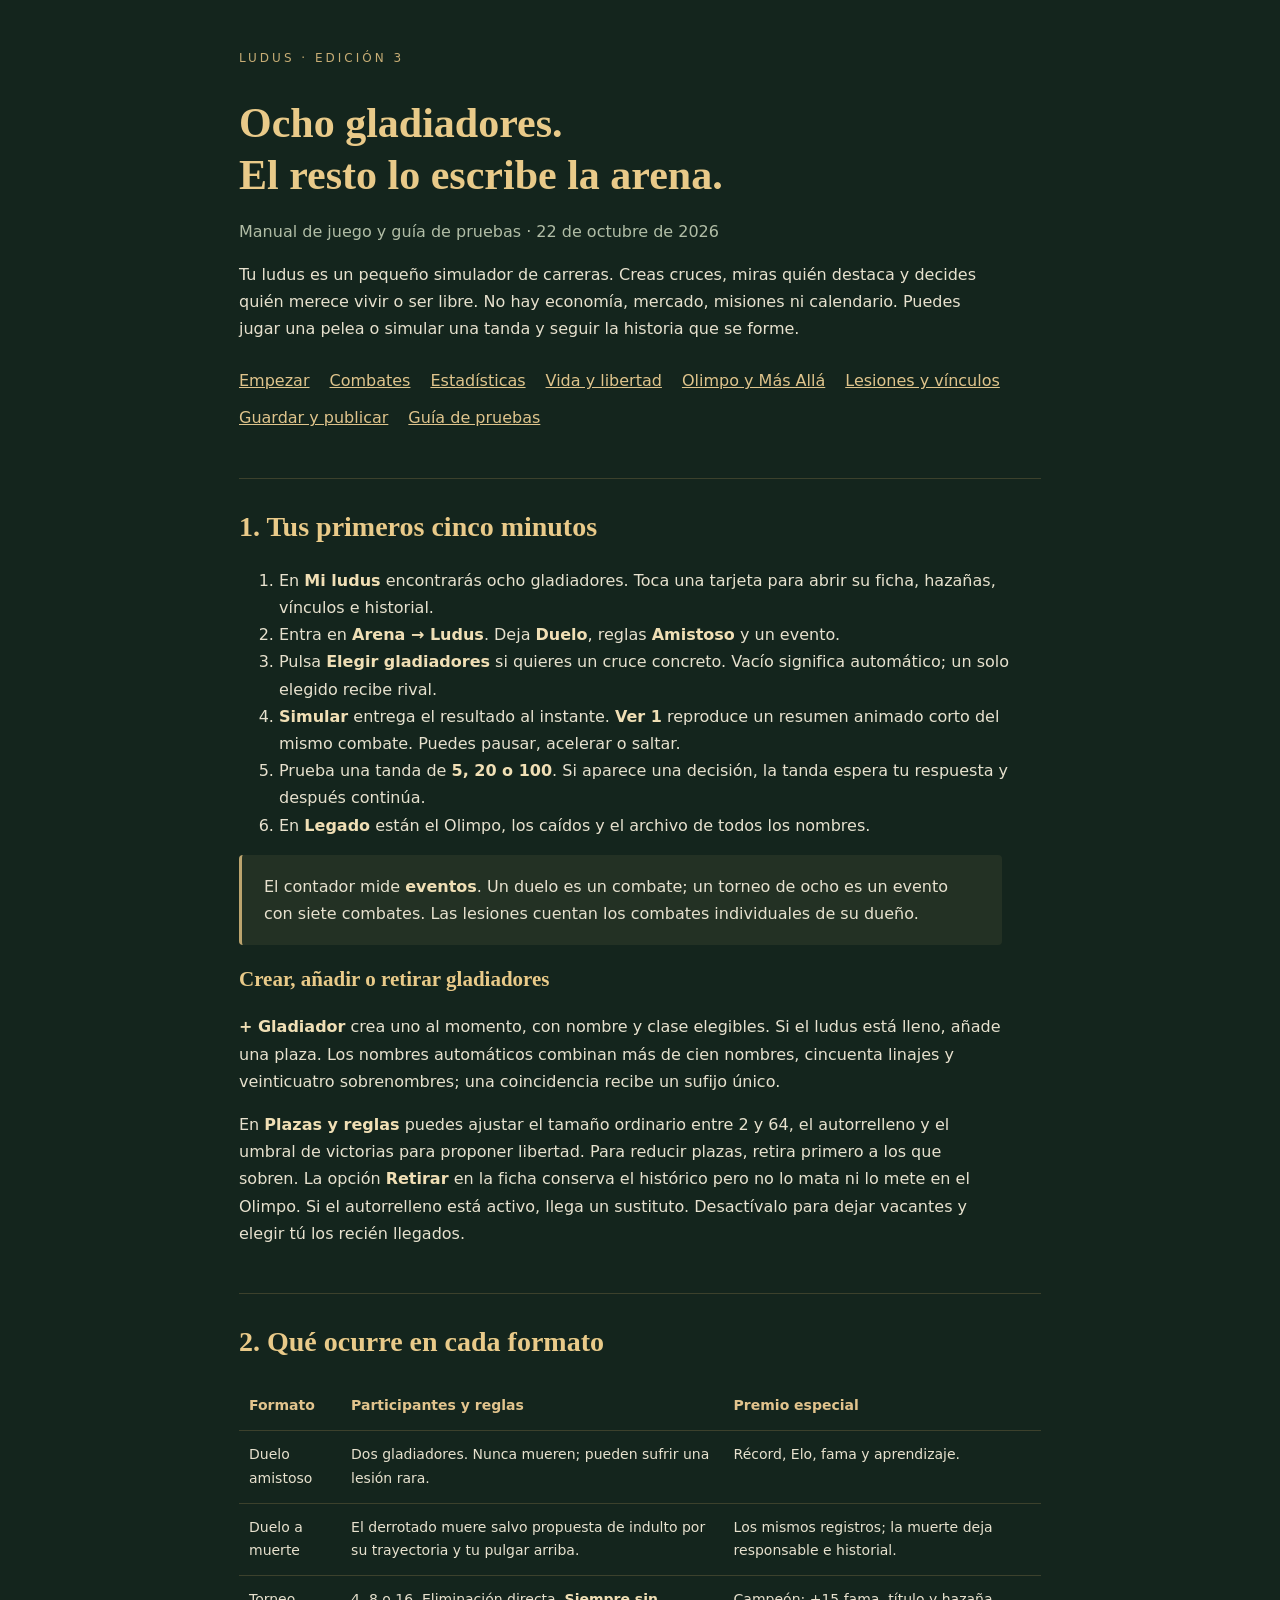
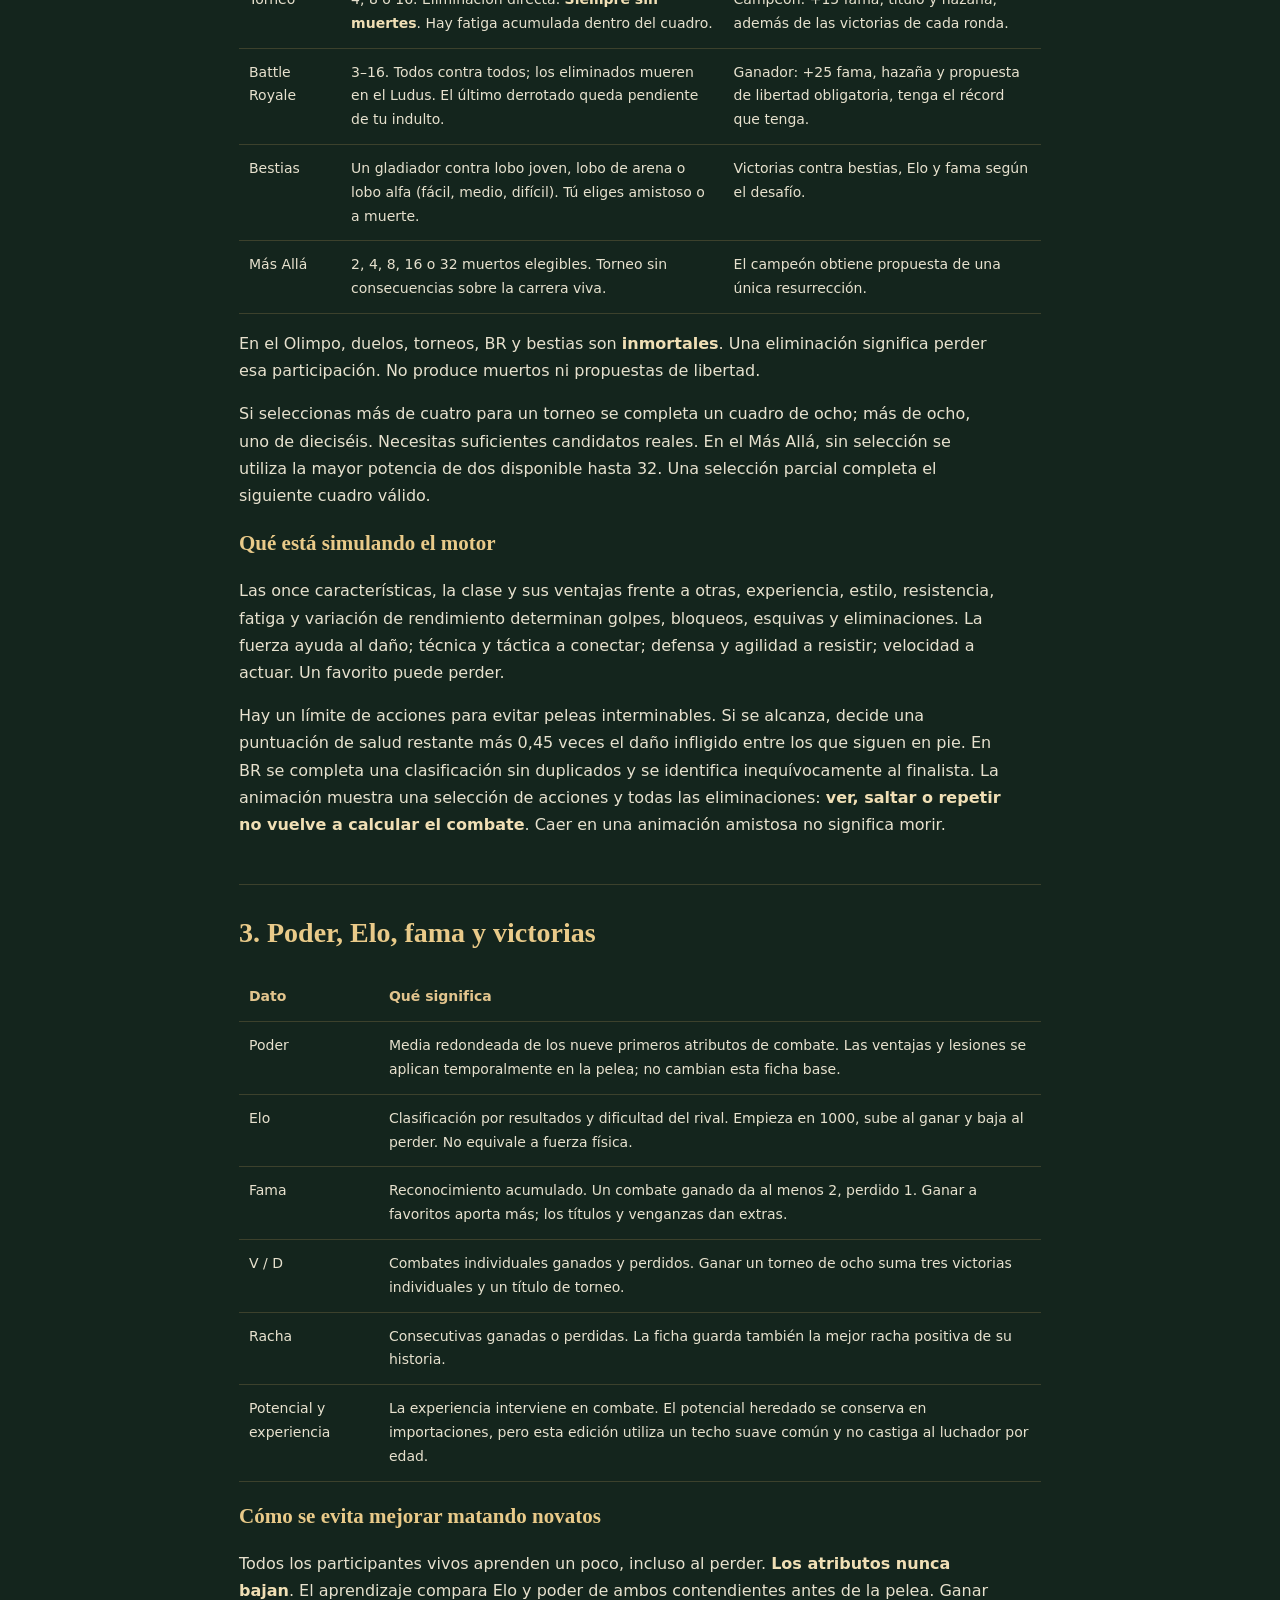
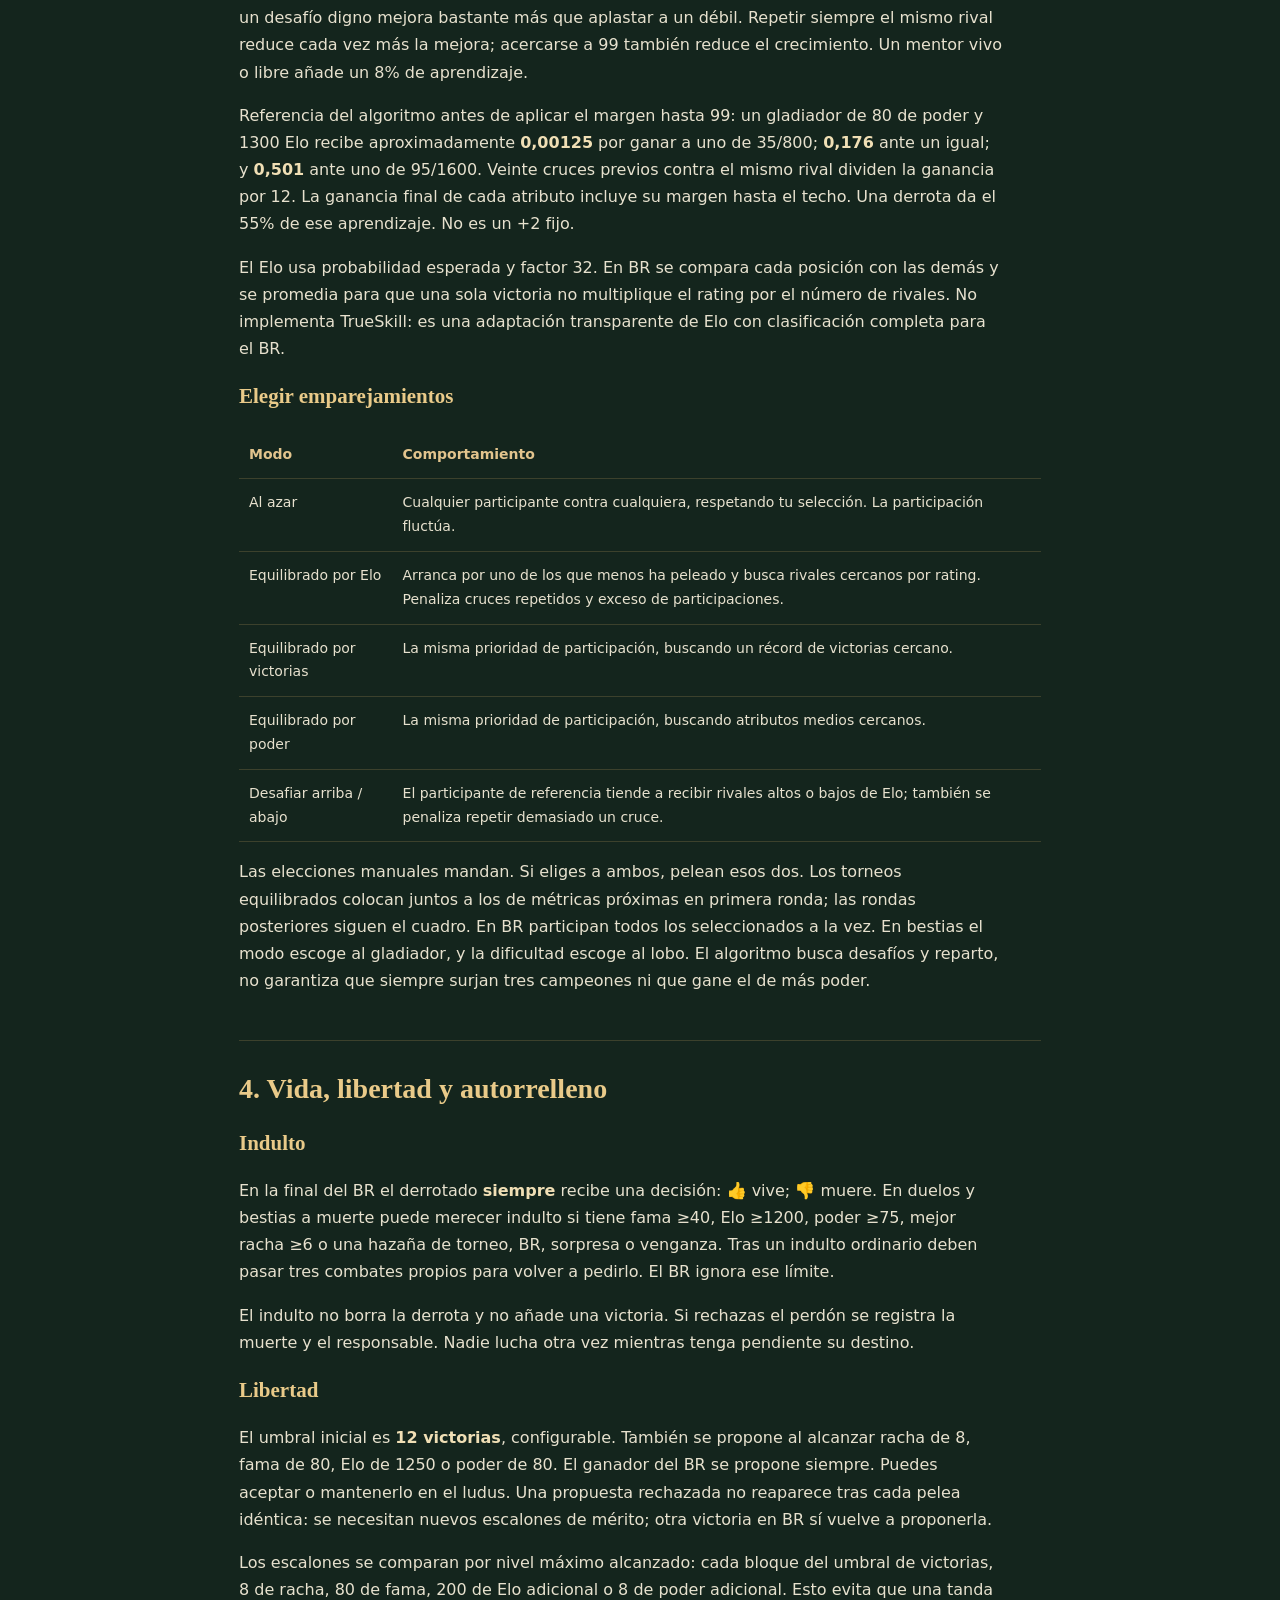
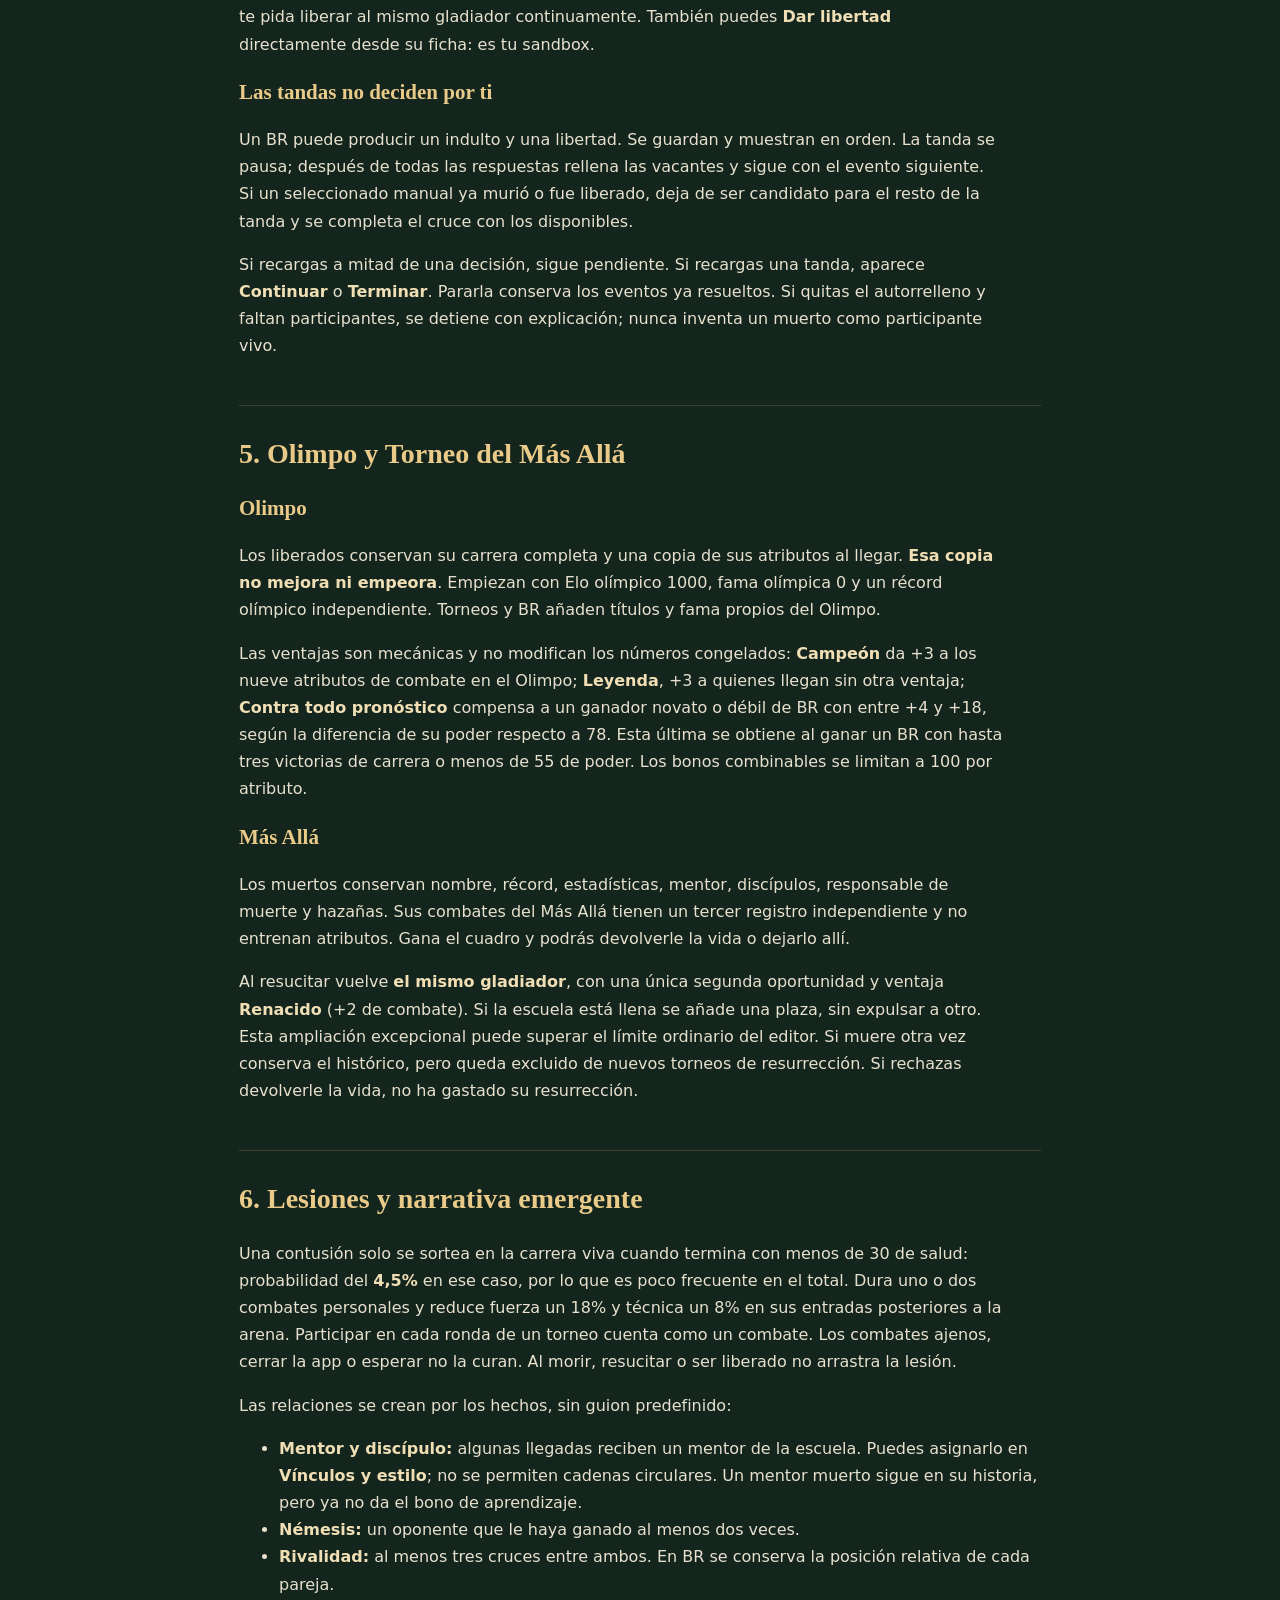
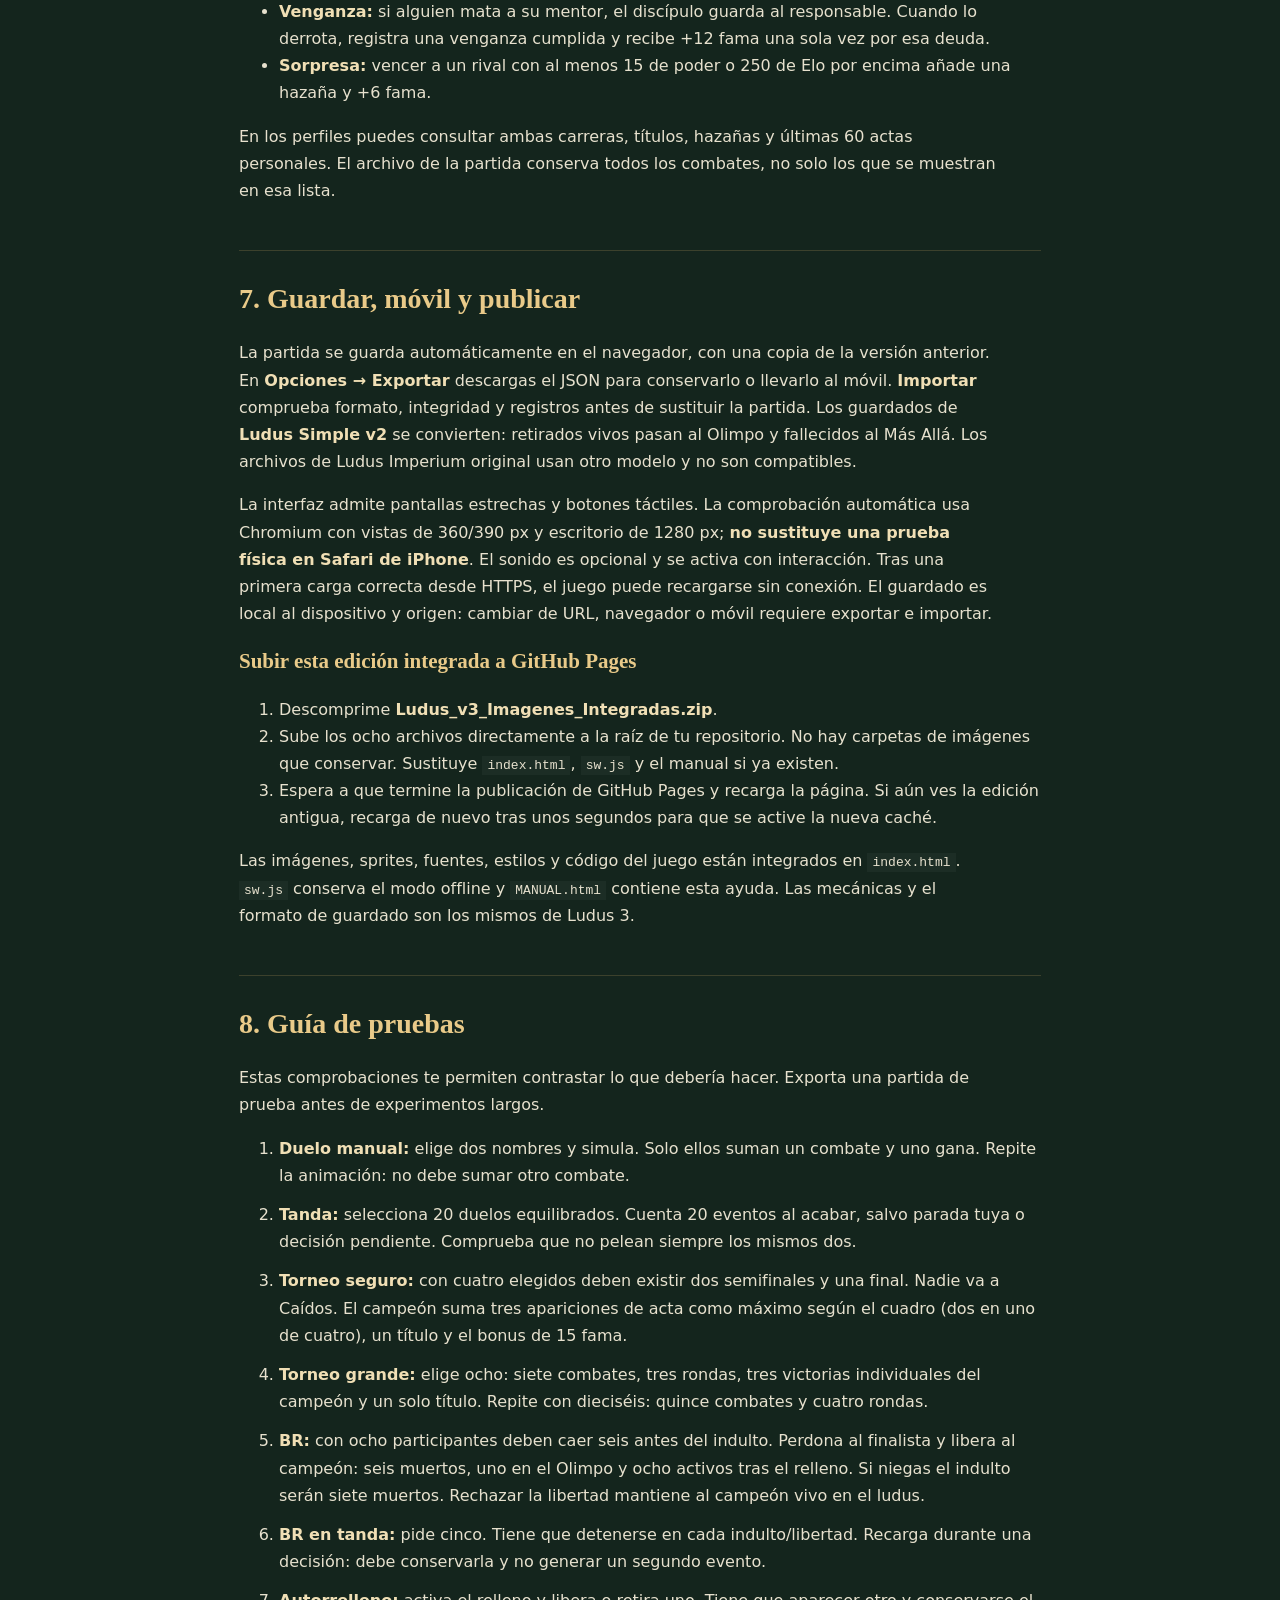
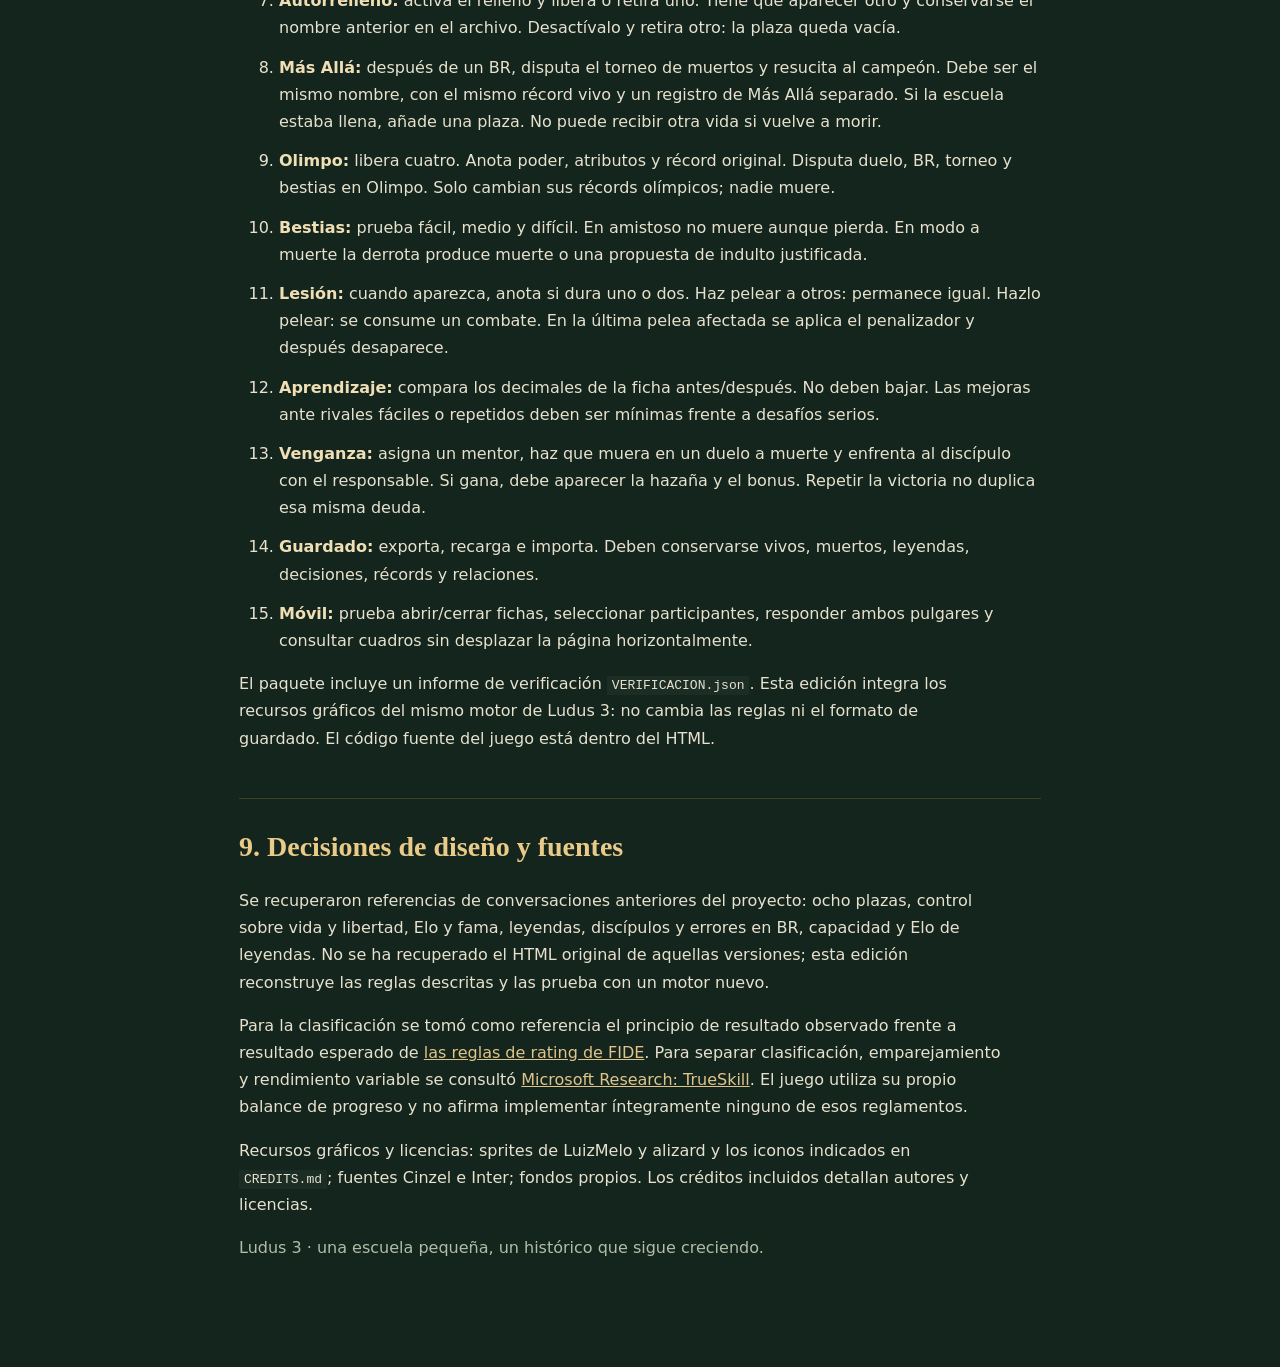
<file: MANUAL.html>
<!doctype html><html lang="es"><meta charset="utf-8"><meta name="viewport" content="width=device-width,initial-scale=1"><title>Ludus 3 · Manual y guía de pruebas</title><style>html{color-scheme:dark}*{box-sizing:border-box}body{margin:0;background:#14251d;color:#e7e1ce;font:16px/1.7 system-ui,sans-serif}main{max-width:850px;margin:auto;padding:48px 24px 90px}h1,h2,h3{font-family:Georgia,serif;color:#e9ca89;line-height:1.25}h1{font-size:42px;margin-bottom:10px}h2{font-size:28px;margin-top:46px;border-top:1px solid #a88e5744;padding-top:30px}h3{font-size:21px}a{color:#dfc48c}p,li{max-width:75ch}table{width:100%;border-collapse:collapse;font-size:14px}td,th{padding:12px 10px;border-bottom:1px solid #a88e5744;text-align:left;vertical-align:top}th{color:#e2c48d}small,.muted{color:#b1bda6}nav{display:flex;flex-wrap:wrap;gap:10px 20px;margin:25px 0}.note{padding:18px 22px;background:#c3a76b16;border-left:3px solid #bca46e;border-radius:4px}code{font-size:13px;background:#ffffff09;padding:2px 5px}.tag{letter-spacing:3px;font-size:12px;color:#c7ad75}.check li{margin-bottom:12px}strong{color:#f0dfb5}@media(max-width:600px){main{padding:28px 18px 70px}h1{font-size:34px}table{font-size:12px}td,th{padding:10px 5px}h2{font-size:25px}}@media print{html{color-scheme:light}body{background:white;color:#222;font-size:11pt}h1,h2,h3,strong,th{color:#443b28}main{max-width:none;padding:0}nav{display:none}a{color:#444}h2{break-after:avoid}tr{break-inside:avoid}.note{background:#f6f3ec}}</style><main>
<div class="tag">LUDUS · EDICIÓN 3</div><h1>Ocho gladiadores.<br>El resto lo escribe la arena.</h1><p class="muted">Manual de juego y guía de pruebas · 22 de octubre de 2026</p>
<p>Tu ludus es un pequeño simulador de carreras. Creas cruces, miras quién destaca y decides quién merece vivir o ser libre. No hay economía, mercado, misiones ni calendario. Puedes jugar una pelea o simular una tanda y seguir la historia que se forme.</p>
<nav><a href="#inicio">Empezar</a><a href="#formatos">Combates</a><a href="#progreso">Estadísticas</a><a href="#decisiones">Vida y libertad</a><a href="#legado">Olimpo y Más Allá</a><a href="#vinculos">Lesiones y vínculos</a><a href="#guardar">Guardar y publicar</a><a href="#pruebas">Guía de pruebas</a></nav>
<h2 id="inicio">1. Tus primeros cinco minutos</h2><ol><li>En <strong>Mi ludus</strong> encontrarás ocho gladiadores. Toca una tarjeta para abrir su ficha, hazañas, vínculos e historial.</li><li>Entra en <strong>Arena → Ludus</strong>. Deja <strong>Duelo</strong>, reglas <strong>Amistoso</strong> y un evento.</li><li>Pulsa <strong>Elegir gladiadores</strong> si quieres un cruce concreto. Vacío significa automático; un solo elegido recibe rival.</li><li><strong>Simular</strong> entrega el resultado al instante. <strong>Ver 1</strong> reproduce un resumen animado corto del mismo combate. Puedes pausar, acelerar o saltar.</li><li>Prueba una tanda de <strong>5, 20 o 100</strong>. Si aparece una decisión, la tanda espera tu respuesta y después continúa.</li><li>En <strong>Legado</strong> están el Olimpo, los caídos y el archivo de todos los nombres.</li></ol>
<p class="note">El contador mide <strong>eventos</strong>. Un duelo es un combate; un torneo de ocho es un evento con siete combates. Las lesiones cuentan los combates individuales de su dueño.</p>
<h3>Crear, añadir o retirar gladiadores</h3><p><strong>+ Gladiador</strong> crea uno al momento, con nombre y clase elegibles. Si el ludus está lleno, añade una plaza. Los nombres automáticos combinan más de cien nombres, cincuenta linajes y veinticuatro sobrenombres; una coincidencia recibe un sufijo único.</p><p>En <strong>Plazas y reglas</strong> puedes ajustar el tamaño ordinario entre 2 y 64, el autorrelleno y el umbral de victorias para proponer libertad. Para reducir plazas, retira primero a los que sobren. La opción <strong>Retirar</strong> en la ficha conserva el histórico pero no lo mata ni lo mete en el Olimpo. Si el autorrelleno está activo, llega un sustituto. Desactívalo para dejar vacantes y elegir tú los recién llegados.</p>
<h2 id="formatos">2. Qué ocurre en cada formato</h2><table><thead><tr><th>Formato</th><th>Participantes y reglas</th><th>Premio especial</th></tr></thead><tbody><tr><td>Duelo amistoso</td><td>Dos gladiadores. Nunca mueren; pueden sufrir una lesión rara.</td><td>Récord, Elo, fama y aprendizaje.</td></tr><tr><td>Duelo a muerte</td><td>El derrotado muere salvo propuesta de indulto por su trayectoria y tu pulgar arriba.</td><td>Los mismos registros; la muerte deja responsable e historial.</td></tr><tr><td>Torneo</td><td>4, 8 o 16. Eliminación directa. <strong>Siempre sin muertes</strong>. Hay fatiga acumulada dentro del cuadro.</td><td>Campeón: +15 fama, título y hazaña, además de las victorias de cada ronda.</td></tr><tr><td>Battle Royale</td><td>3–16. Todos contra todos; los eliminados mueren en el Ludus. El último derrotado queda pendiente de tu indulto.</td><td>Ganador: +25 fama, hazaña y propuesta de libertad obligatoria, tenga el récord que tenga.</td></tr><tr><td>Bestias</td><td>Un gladiador contra lobo joven, lobo de arena o lobo alfa (fácil, medio, difícil). Tú eliges amistoso o a muerte.</td><td>Victorias contra bestias, Elo y fama según el desafío.</td></tr><tr><td>Más Allá</td><td>2, 4, 8, 16 o 32 muertos elegibles. Torneo sin consecuencias sobre la carrera viva.</td><td>El campeón obtiene propuesta de una única resurrección.</td></tr></tbody></table>
<p>En el Olimpo, duelos, torneos, BR y bestias son <strong>inmortales</strong>. Una eliminación significa perder esa participación. No produce muertos ni propuestas de libertad.</p><p>Si seleccionas más de cuatro para un torneo se completa un cuadro de ocho; más de ocho, uno de dieciséis. Necesitas suficientes candidatos reales. En el Más Allá, sin selección se utiliza la mayor potencia de dos disponible hasta 32. Una selección parcial completa el siguiente cuadro válido.</p>
<h3>Qué está simulando el motor</h3><p>Las once características, la clase y sus ventajas frente a otras, experiencia, estilo, resistencia, fatiga y variación de rendimiento determinan golpes, bloqueos, esquivas y eliminaciones. La fuerza ayuda al daño; técnica y táctica a conectar; defensa y agilidad a resistir; velocidad a actuar. Un favorito puede perder.</p><p>Hay un límite de acciones para evitar peleas interminables. Si se alcanza, decide una puntuación de salud restante más 0,45 veces el daño infligido entre los que siguen en pie. En BR se completa una clasificación sin duplicados y se identifica inequívocamente al finalista. La animación muestra una selección de acciones y todas las eliminaciones: <strong>ver, saltar o repetir no vuelve a calcular el combate</strong>. Caer en una animación amistosa no significa morir.</p>
<h2 id="progreso">3. Poder, Elo, fama y victorias</h2><table><thead><tr><th>Dato</th><th>Qué significa</th></tr></thead><tbody><tr><td>Poder</td><td>Media redondeada de los nueve primeros atributos de combate. Las ventajas y lesiones se aplican temporalmente en la pelea; no cambian esta ficha base.</td></tr><tr><td>Elo</td><td>Clasificación por resultados y dificultad del rival. Empieza en 1000, sube al ganar y baja al perder. No equivale a fuerza física.</td></tr><tr><td>Fama</td><td>Reconocimiento acumulado. Un combate ganado da al menos 2, perdido 1. Ganar a favoritos aporta más; los títulos y venganzas dan extras.</td></tr><tr><td>V / D</td><td>Combates individuales ganados y perdidos. Ganar un torneo de ocho suma tres victorias individuales y un título de torneo.</td></tr><tr><td>Racha</td><td>Consecutivas ganadas o perdidas. La ficha guarda también la mejor racha positiva de su historia.</td></tr><tr><td>Potencial y experiencia</td><td>La experiencia interviene en combate. El potencial heredado se conserva en importaciones, pero esta edición utiliza un techo suave común y no castiga al luchador por edad.</td></tr></tbody></table>
<h3>Cómo se evita mejorar matando novatos</h3><p>Todos los participantes vivos aprenden un poco, incluso al perder. <strong>Los atributos nunca bajan</strong>. El aprendizaje compara Elo y poder de ambos contendientes antes de la pelea. Ganar un desafío digno mejora bastante más que aplastar a un débil. Repetir siempre el mismo rival reduce cada vez más la mejora; acercarse a 99 también reduce el crecimiento. Un mentor vivo o libre añade un 8% de aprendizaje.</p><p>Referencia del algoritmo antes de aplicar el margen hasta 99: un gladiador de 80 de poder y 1300 Elo recibe aproximadamente <strong>0,00125</strong> por ganar a uno de 35/800; <strong>0,176</strong> ante un igual; y <strong>0,501</strong> ante uno de 95/1600. Veinte cruces previos contra el mismo rival dividen la ganancia por 12. La ganancia final de cada atributo incluye su margen hasta el techo. Una derrota da el 55% de ese aprendizaje. No es un +2 fijo.</p><p>El Elo usa probabilidad esperada y factor 32. En BR se compara cada posición con las demás y se promedia para que una sola victoria no multiplique el rating por el número de rivales. No implementa TrueSkill: es una adaptación transparente de Elo con clasificación completa para el BR.</p>
<h3>Elegir emparejamientos</h3><table><thead><tr><th>Modo</th><th>Comportamiento</th></tr></thead><tbody><tr><td>Al azar</td><td>Cualquier participante contra cualquiera, respetando tu selección. La participación fluctúa.</td></tr><tr><td>Equilibrado por Elo</td><td>Arranca por uno de los que menos ha peleado y busca rivales cercanos por rating. Penaliza cruces repetidos y exceso de participaciones.</td></tr><tr><td>Equilibrado por victorias</td><td>La misma prioridad de participación, buscando un récord de victorias cercano.</td></tr><tr><td>Equilibrado por poder</td><td>La misma prioridad de participación, buscando atributos medios cercanos.</td></tr><tr><td>Desafiar arriba / abajo</td><td>El participante de referencia tiende a recibir rivales altos o bajos de Elo; también se penaliza repetir demasiado un cruce.</td></tr></tbody></table><p>Las elecciones manuales mandan. Si eliges a ambos, pelean esos dos. Los torneos equilibrados colocan juntos a los de métricas próximas en primera ronda; las rondas posteriores siguen el cuadro. En BR participan todos los seleccionados a la vez. En bestias el modo escoge al gladiador, y la dificultad escoge al lobo. El algoritmo busca desafíos y reparto, no garantiza que siempre surjan tres campeones ni que gane el de más poder.</p>
<h2 id="decisiones">4. Vida, libertad y autorrelleno</h2><h3>Indulto</h3><p>En la final del BR el derrotado <strong>siempre</strong> recibe una decisión: 👍 vive; 👎 muere. En duelos y bestias a muerte puede merecer indulto si tiene fama ≥40, Elo ≥1200, poder ≥75, mejor racha ≥6 o una hazaña de torneo, BR, sorpresa o venganza. Tras un indulto ordinario deben pasar tres combates propios para volver a pedirlo. El BR ignora ese límite.</p><p>El indulto no borra la derrota y no añade una victoria. Si rechazas el perdón se registra la muerte y el responsable. Nadie lucha otra vez mientras tenga pendiente su destino.</p><h3>Libertad</h3><p>El umbral inicial es <strong>12 victorias</strong>, configurable. También se propone al alcanzar racha de 8, fama de 80, Elo de 1250 o poder de 80. El ganador del BR se propone siempre. Puedes aceptar o mantenerlo en el ludus. Una propuesta rechazada no reaparece tras cada pelea idéntica: se necesitan nuevos escalones de mérito; otra victoria en BR sí vuelve a proponerla.</p><p>Los escalones se comparan por nivel máximo alcanzado: cada bloque del umbral de victorias, 8 de racha, 80 de fama, 200 de Elo adicional o 8 de poder adicional. Esto evita que una tanda te pida liberar al mismo gladiador continuamente. También puedes <strong>Dar libertad</strong> directamente desde su ficha: es tu sandbox.</p><h3>Las tandas no deciden por ti</h3><p>Un BR puede producir un indulto y una libertad. Se guardan y muestran en orden. La tanda se pausa; después de todas las respuestas rellena las vacantes y sigue con el evento siguiente. Si un seleccionado manual ya murió o fue liberado, deja de ser candidato para el resto de la tanda y se completa el cruce con los disponibles.</p><p>Si recargas a mitad de una decisión, sigue pendiente. Si recargas una tanda, aparece <strong>Continuar</strong> o <strong>Terminar</strong>. Pararla conserva los eventos ya resueltos. Si quitas el autorrelleno y faltan participantes, se detiene con explicación; nunca inventa un muerto como participante vivo.</p>
<h2 id="legado">5. Olimpo y Torneo del Más Allá</h2><h3>Olimpo</h3><p>Los liberados conservan su carrera completa y una copia de sus atributos al llegar. <strong>Esa copia no mejora ni empeora</strong>. Empiezan con Elo olímpico 1000, fama olímpica 0 y un récord olímpico independiente. Torneos y BR añaden títulos y fama propios del Olimpo.</p><p>Las ventajas son mecánicas y no modifican los números congelados: <strong>Campeón</strong> da +3 a los nueve atributos de combate en el Olimpo; <strong>Leyenda</strong>, +3 a quienes llegan sin otra ventaja; <strong>Contra todo pronóstico</strong> compensa a un ganador novato o débil de BR con entre +4 y +18, según la diferencia de su poder respecto a 78. Esta última se obtiene al ganar un BR con hasta tres victorias de carrera o menos de 55 de poder. Los bonos combinables se limitan a 100 por atributo.</p><h3>Más Allá</h3><p>Los muertos conservan nombre, récord, estadísticas, mentor, discípulos, responsable de muerte y hazañas. Sus combates del Más Allá tienen un tercer registro independiente y no entrenan atributos. Gana el cuadro y podrás devolverle la vida o dejarlo allí.</p><p>Al resucitar vuelve <strong>el mismo gladiador</strong>, con una única segunda oportunidad y ventaja <strong>Renacido</strong> (+2 de combate). Si la escuela está llena se añade una plaza, sin expulsar a otro. Esta ampliación excepcional puede superar el límite ordinario del editor. Si muere otra vez conserva el histórico, pero queda excluido de nuevos torneos de resurrección. Si rechazas devolverle la vida, no ha gastado su resurrección.</p>
<h2 id="vinculos">6. Lesiones y narrativa emergente</h2><p>Una contusión solo se sortea en la carrera viva cuando termina con menos de 30 de salud: probabilidad del <strong>4,5%</strong> en ese caso, por lo que es poco frecuente en el total. Dura uno o dos combates personales y reduce fuerza un 18% y técnica un 8% en sus entradas posteriores a la arena. Participar en cada ronda de un torneo cuenta como un combate. Los combates ajenos, cerrar la app o esperar no la curan. Al morir, resucitar o ser liberado no arrastra la lesión.</p><p>Las relaciones se crean por los hechos, sin guion predefinido:</p><ul><li><strong>Mentor y discípulo:</strong> algunas llegadas reciben un mentor de la escuela. Puedes asignarlo en <strong>Vínculos y estilo</strong>; no se permiten cadenas circulares. Un mentor muerto sigue en su historia, pero ya no da el bono de aprendizaje.</li><li><strong>Némesis:</strong> un oponente que le haya ganado al menos dos veces.</li><li><strong>Rivalidad:</strong> al menos tres cruces entre ambos. En BR se conserva la posición relativa de cada pareja.</li><li><strong>Venganza:</strong> si alguien mata a su mentor, el discípulo guarda al responsable. Cuando lo derrota, registra una venganza cumplida y recibe +12 fama una sola vez por esa deuda.</li><li><strong>Sorpresa:</strong> vencer a un rival con al menos 15 de poder o 250 de Elo por encima añade una hazaña y +6 fama.</li></ul><p>En los perfiles puedes consultar ambas carreras, títulos, hazañas y últimas 60 actas personales. El archivo de la partida conserva todos los combates, no solo los que se muestran en esa lista.</p>
<h2 id="guardar">7. Guardar, móvil y publicar</h2><p>La partida se guarda automáticamente en el navegador, con una copia de la versión anterior. En <strong>Opciones → Exportar</strong> descargas el JSON para conservarlo o llevarlo al móvil. <strong>Importar</strong> comprueba formato, integridad y registros antes de sustituir la partida. Los guardados de <strong>Ludus Simple v2</strong> se convierten: retirados vivos pasan al Olimpo y fallecidos al Más Allá. Los archivos de Ludus Imperium original usan otro modelo y no son compatibles.</p><p>La interfaz admite pantallas estrechas y botones táctiles. La comprobación automática usa Chromium con vistas de 360/390 px y escritorio de 1280 px; <strong>no sustituye una prueba física en Safari de iPhone</strong>. El sonido es opcional y se activa con interacción. Tras una primera carga correcta desde HTTPS, el juego puede recargarse sin conexión. El guardado es local al dispositivo y origen: cambiar de URL, navegador o móvil requiere exportar e importar.</p><h3>Subir esta edición integrada a GitHub Pages</h3><ol><li>Descomprime <strong>Ludus_v3_Imagenes_Integradas.zip</strong>.</li><li>Sube los ocho archivos directamente a la raíz de tu repositorio. No hay carpetas de imágenes que conservar. Sustituye <code>index.html</code>, <code>sw.js</code> y el manual si ya existen.</li><li>Espera a que termine la publicación de GitHub Pages y recarga la página. Si aún ves la edición antigua, recarga de nuevo tras unos segundos para que se active la nueva caché.</li></ol><p>Las imágenes, sprites, fuentes, estilos y código del juego están integrados en <code>index.html</code>. <code>sw.js</code> conserva el modo offline y <code>MANUAL.html</code> contiene esta ayuda. Las mecánicas y el formato de guardado son los mismos de Ludus 3.</p><h2 id="pruebas">8. Guía de pruebas</h2><p>Estas comprobaciones te permiten contrastar lo que debería hacer. Exporta una partida de prueba antes de experimentos largos.</p><ol class="check"><li><strong>Duelo manual:</strong> elige dos nombres y simula. Solo ellos suman un combate y uno gana. Repite la animación: no debe sumar otro combate.</li><li><strong>Tanda:</strong> selecciona 20 duelos equilibrados. Cuenta 20 eventos al acabar, salvo parada tuya o decisión pendiente. Comprueba que no pelean siempre los mismos dos.</li><li><strong>Torneo seguro:</strong> con cuatro elegidos deben existir dos semifinales y una final. Nadie va a Caídos. El campeón suma tres apariciones de acta como máximo según el cuadro (dos en uno de cuatro), un título y el bonus de 15 fama.</li><li><strong>Torneo grande:</strong> elige ocho: siete combates, tres rondas, tres victorias individuales del campeón y un solo título. Repite con dieciséis: quince combates y cuatro rondas.</li><li><strong>BR:</strong> con ocho participantes deben caer seis antes del indulto. Perdona al finalista y libera al campeón: seis muertos, uno en el Olimpo y ocho activos tras el relleno. Si niegas el indulto serán siete muertos. Rechazar la libertad mantiene al campeón vivo en el ludus.</li><li><strong>BR en tanda:</strong> pide cinco. Tiene que detenerse en cada indulto/libertad. Recarga durante una decisión: debe conservarla y no generar un segundo evento.</li><li><strong>Autorrelleno:</strong> activa el relleno y libera o retira uno. Tiene que aparecer otro y conservarse el nombre anterior en el archivo. Desactívalo y retira otro: la plaza queda vacía.</li><li><strong>Más Allá:</strong> después de un BR, disputa el torneo de muertos y resucita al campeón. Debe ser el mismo nombre, con el mismo récord vivo y un registro de Más Allá separado. Si la escuela estaba llena, añade una plaza. No puede recibir otra vida si vuelve a morir.</li><li><strong>Olimpo:</strong> libera cuatro. Anota poder, atributos y récord original. Disputa duelo, BR, torneo y bestias en Olimpo. Solo cambian sus récords olímpicos; nadie muere.</li><li><strong>Bestias:</strong> prueba fácil, medio y difícil. En amistoso no muere aunque pierda. En modo a muerte la derrota produce muerte o una propuesta de indulto justificada.</li><li><strong>Lesión:</strong> cuando aparezca, anota si dura uno o dos. Haz pelear a otros: permanece igual. Hazlo pelear: se consume un combate. En la última pelea afectada se aplica el penalizador y después desaparece.</li><li><strong>Aprendizaje:</strong> compara los decimales de la ficha antes/después. No deben bajar. Las mejoras ante rivales fáciles o repetidos deben ser mínimas frente a desafíos serios.</li><li><strong>Venganza:</strong> asigna un mentor, haz que muera en un duelo a muerte y enfrenta al discípulo con el responsable. Si gana, debe aparecer la hazaña y el bonus. Repetir la victoria no duplica esa misma deuda.</li><li><strong>Guardado:</strong> exporta, recarga e importa. Deben conservarse vivos, muertos, leyendas, decisiones, récords y relaciones.</li><li><strong>Móvil:</strong> prueba abrir/cerrar fichas, seleccionar participantes, responder ambos pulgares y consultar cuadros sin desplazar la página horizontalmente.</li></ol>
<p>El paquete incluye un informe de verificación <code>VERIFICACION.json</code>. Esta edición integra los recursos gráficos del mismo motor de Ludus 3: no cambia las reglas ni el formato de guardado. El código fuente del juego está dentro del HTML.</p><h2>9. Decisiones de diseño y fuentes</h2><p>Se recuperaron referencias de conversaciones anteriores del proyecto: ocho plazas, control sobre vida y libertad, Elo y fama, leyendas, discípulos y errores en BR, capacidad y Elo de leyendas. No se ha recuperado el HTML original de aquellas versiones; esta edición reconstruye las reglas descritas y las prueba con un motor nuevo.</p><p>Para la clasificación se tomó como referencia el principio de resultado observado frente a resultado esperado de <a href="https://handbook.fide.com/chapter/B022024">las reglas de rating de FIDE</a>. Para separar clasificación, emparejamiento y rendimiento variable se consultó <a href="https://www.microsoft.com/en-us/research/project/trueskill-ranking-system/">Microsoft Research: TrueSkill</a>. El juego utiliza su propio balance de progreso y no afirma implementar íntegramente ninguno de esos reglamentos.</p><p>Recursos gráficos y licencias: sprites de LuizMelo y alizard y los iconos indicados en <code>CREDITS.md</code>; fuentes Cinzel e Inter; fondos propios. Los créditos incluidos detallan autores y licencias.</p><p class="muted">Ludus 3 · una escuela pequeña, un histórico que sigue creciendo.</p></main></html>
</file>
